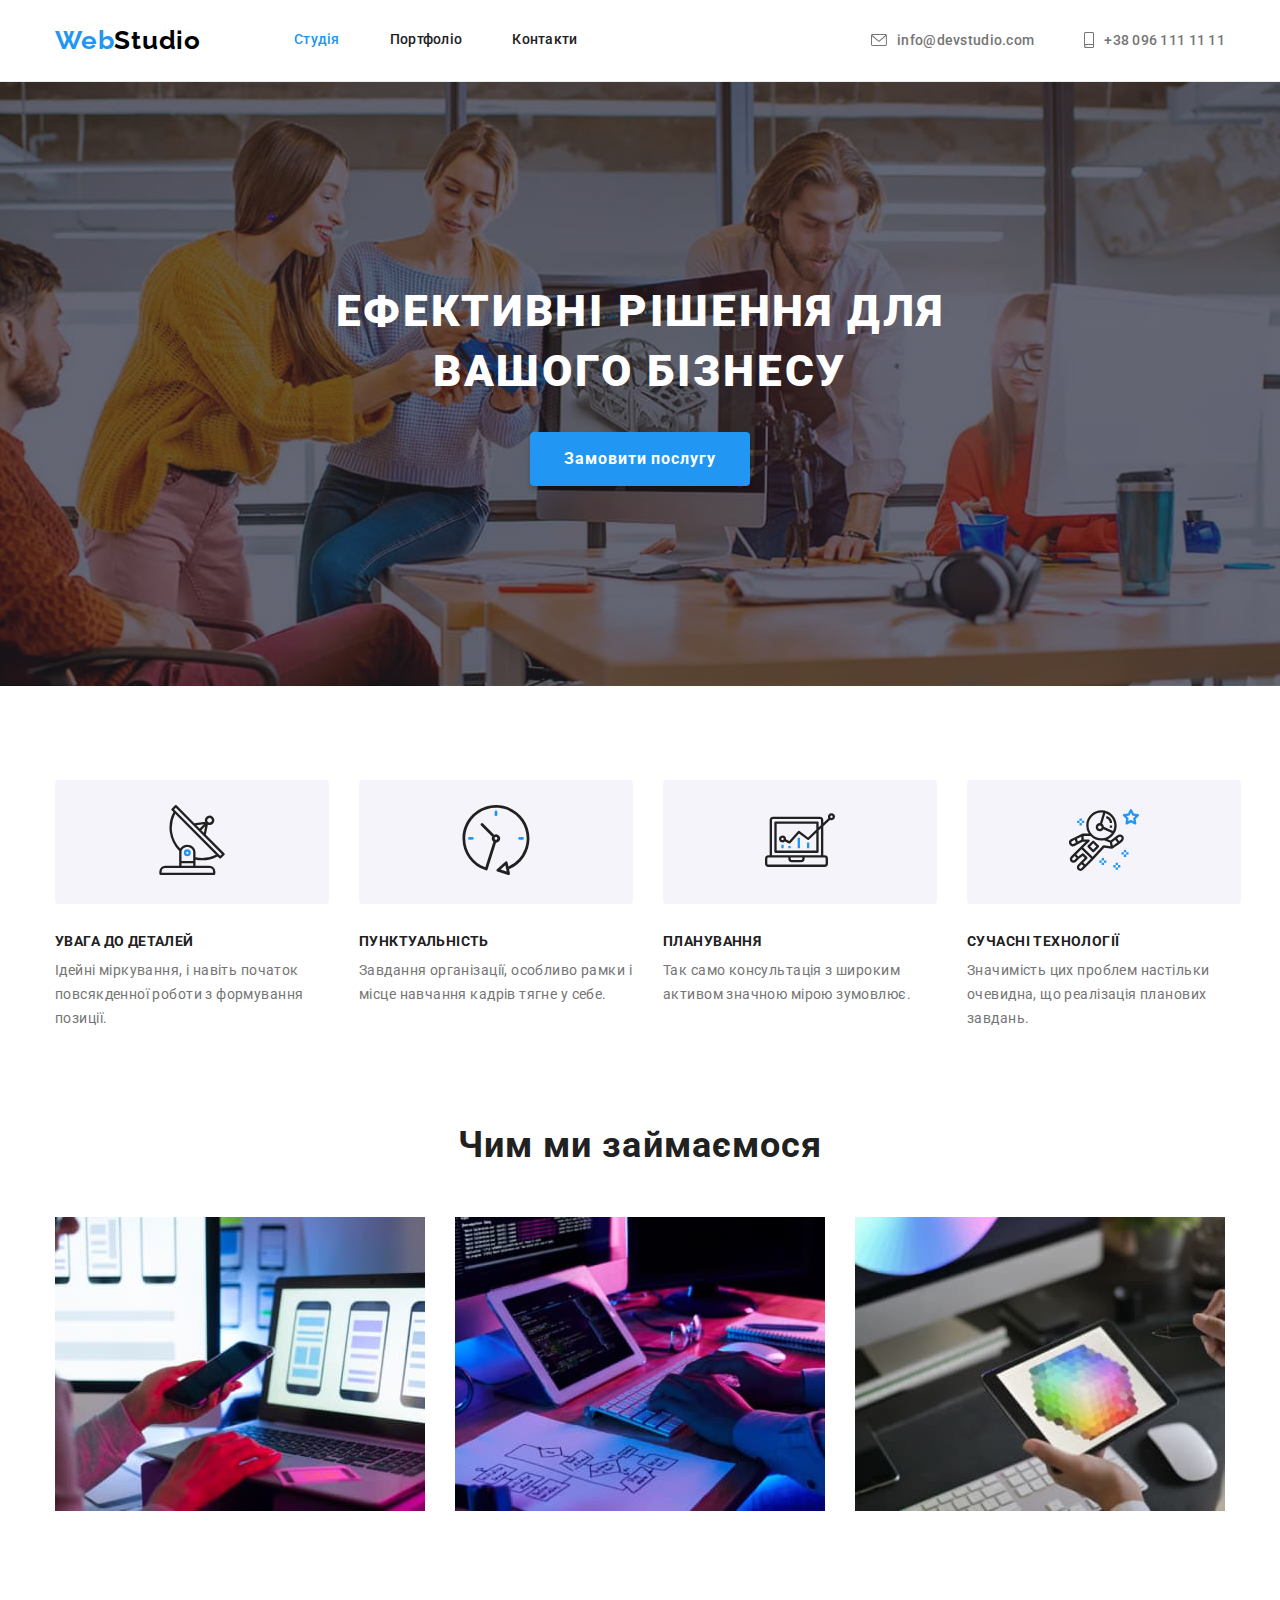
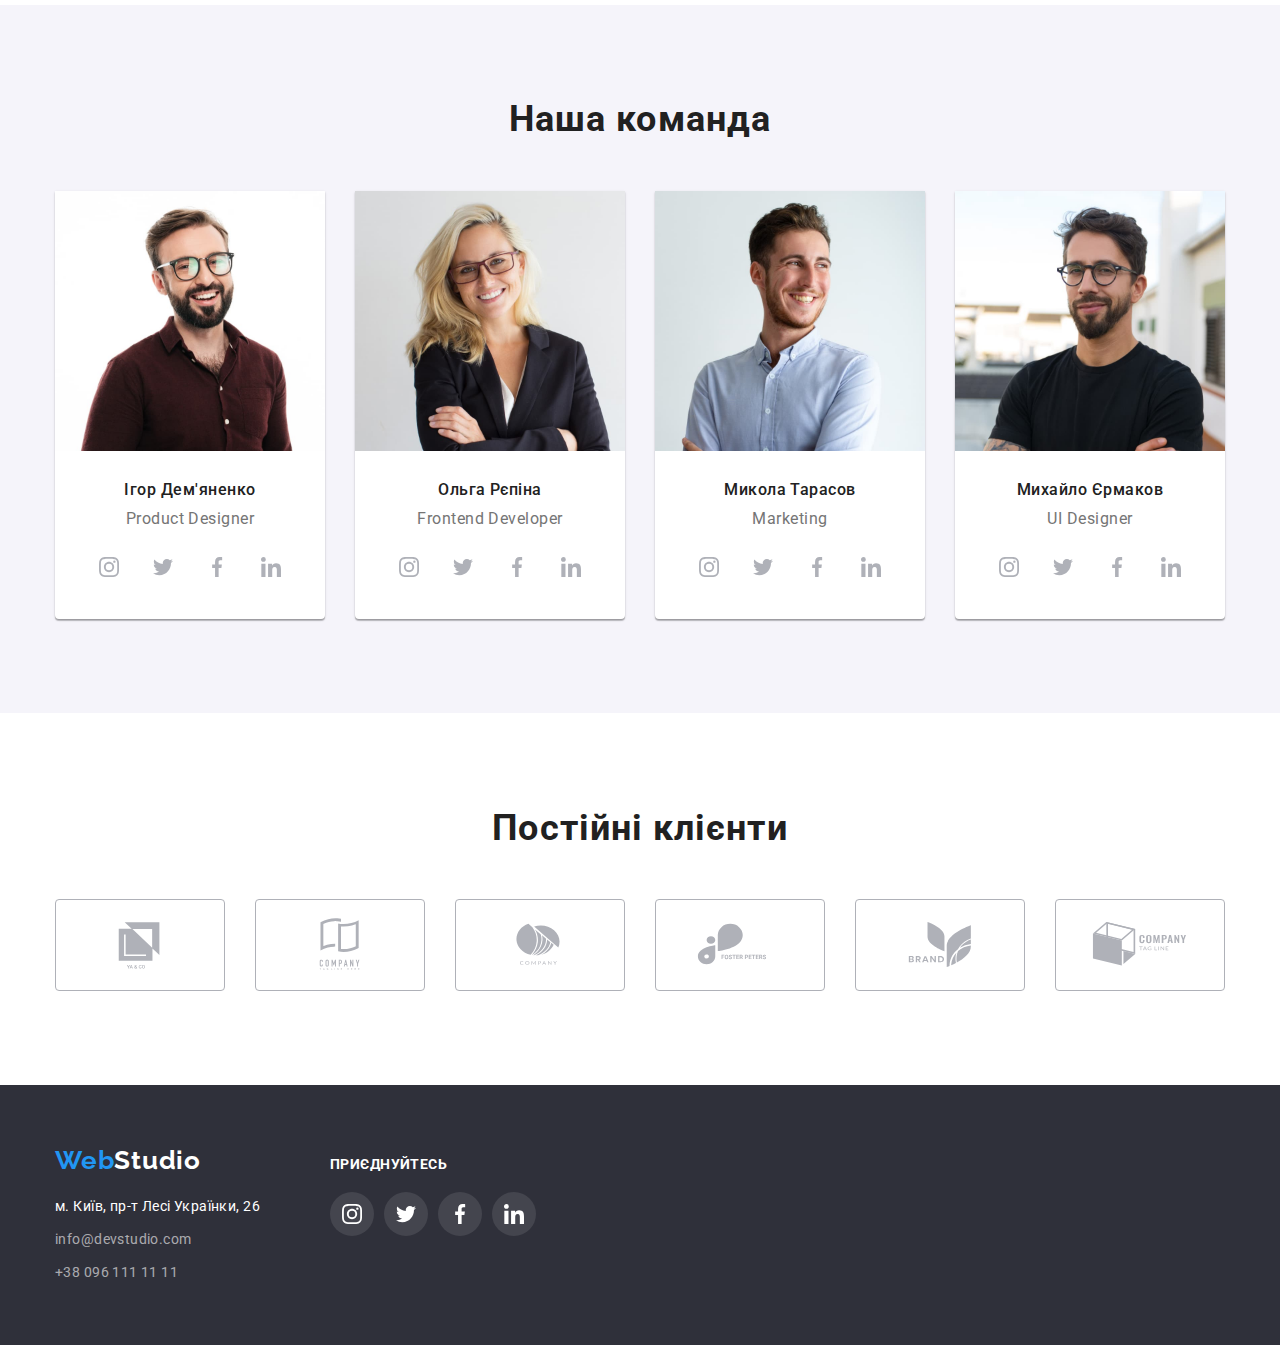
<file: index.html>
<!DOCTYPE html>
<html lang="uk">
 <head>
  <meta charset="UTF-8" />
  <meta http-equiv="X-UA-Compatible" content="IE=edge" />
  <meta name="viewport" content="width=device-width, initial-scale=1.0" />
  <link rel="preconnect" href="https://fonts.googleapis.com" />
  <link rel="preconnect" href="https://fonts.gstatic.com" crossorigin />
  <link
   href="https://fonts.googleapis.com/css2?family=Raleway:wght@700&family=Roboto:wght@400;500;700;900&display=swap"
   rel="stylesheet"
  />
  <link
   rel="stylesheet"
   href="https://cdnjs.cloudflare.com/ajax/libs/modern-normalize/1.1.0/modern-normalize.min.css"
   integrity="sha512-wpPYUAdjBVSE4KJnH1VR1HeZfpl1ub8YT/NKx4PuQ5NmX2tKuGu6U/JRp5y+Y8XG2tV+wKQpNHVUX03MfMFn9Q=="
   crossorigin="anonymous"
   referrerpolicy="no-referrer"
  />
  <link rel="stylesheet" href="./css/styles.css" />
  <title>WebStudio</title>
 </head>
 <body>
  <main>
   <header class="header">
    <div class="container header-container">
     <nav class="header-navigation">
      <a href="./index.html" class="header-logo link header-item"
       >Web<span class="header-logo-item">Studio</span></a
      >
      <ul class="header-list list">
       <li class="header-item">
        <a href="./index.html" class="header-link link selected-page">Студія</a>
       </li>
       <li class="header-item">
        <a href="./portfolio.html" class="header-link link">Портфоліо</a>
       </li>
       <li class="header-item">
        <a href="#" class="header-link link">Контакти</a>
       </li>
      </ul>
     </nav>
     <ul class="header-contacts list">
      <li class="header-item">
       <a href="mailto:info@devstudio.com" class="header-mail link">
        <svg class="header-icon-mail" width="16px" height="12px">
         <use href="./images/icons.svg#icon-envelope"></use>
        </svg>
        info@devstudio.com</a
       >
      </li>
      <li class="header-item">
       <a href="tel:+380961111111" class="header-tel link">
        <svg class="header-icon-smartphone" width="10px" height="16px">
         <use href="./images/icons.svg#icon-smartphone"></use>
        </svg>
        +38 096 111 11 11</a
       >
      </li>
     </ul>
    </div>
   </header>
   <section class="hero section">
    <div class="container hero-container">
     <h1 class="index-title">Ефективні рішення для вашого бізнесу</h1>
     <button type="button" class="hero-button">Замовити послугу</button>
    </div>
   </section>
   <section class="advances section">
    <div class="container advances-container">
     <h2 class="visually-hidden">Наші переваги</h2>
     <ul class="advances-list list">
      <li class="advances-item">
       <div class="advances-icon-block">
        <svg class="advances-icon" width="70px" height="70px">
         <use href="./images/icons.svg#icon-antenna-1"></use>
        </svg>
       </div>
       <h3 class="advances-title">УВАГА ДО ДЕТАЛЕЙ</h3>
       <p class="advances-paragraph">
        Ідейні міркування, і навіть початок повсякденної роботи з формування
        позиції.
       </p>
      </li>
      <li class="advances-item">
       <div class="advances-icon-block">
        <svg class="advances-icon" width="70px" height="70px">
         <use href="./images/icons.svg#icon-clock-1"></use>
        </svg>
       </div>
       <h3 class="advances-title">ПУНКТУАЛЬНІСТЬ</h3>
       <p class="advances-paragraph">
        Завдання організації, особливо рамки і місце навчання кадрів тягне у
        себе.
       </p>
      </li>
      <li class="advances-item">
       <div class="advances-icon-block">
        <svg class="advances-icon" width="70px" height="70px">
         <use href="./images/icons.svg#icon-diagram-1"></use>
        </svg>
       </div>
       <h3 class="advances-title">ПЛАНУВАННЯ</h3>
       <p class="advances-paragraph">
        Так само консультація з широким активом значною мірою зумовлює.
       </p>
      </li>
      <li class="advances-item">
       <div class="advances-icon-block">
        <svg class="advances-icon" width="70px" height="70px">
         <use href="./images/icons.svg#icon-astronaut-1"></use>
        </svg>
       </div>
       <h3 class="advances-title">СУЧАСНІ ТЕХНОЛОГІЇ</h3>
       <p class="advances-paragraph">
        Значимість цих проблем настільки очевидна, що реалізація планових
        завдань.
       </p>
      </li>
     </ul>
    </div>
   </section>
   <section class="specification section">
    <div class="container specification-container">
     <h2 class="specification-title">Чим ми займаємося</h2>
     <div class="specification-wrap">
      <ul class="specification-list list">
       <li class="specification-item">
        <img
         src="./images/img2.jpg"
         alt="Людина працює з ноутбуком"
         width="370"
        />
       </li>
       <li class="specification-item">
        <img
         src="./images/img1.jpg"
         alt="Людина друкує на клавіатурі"
         width="370"
        />
       </li>
       <li class="specification-item">
        <img src="./images/img3.jpg" alt="Людина підбирає колір" width="370" />
       </li>
      </ul>
     </div>
    </div>
   </section>
   <section class="team section">
    <div class="container container-team">
     <h2 class="team-title">Наша команда</h2>
     <ul class="team-list list">
      <li class="team-item">
       <img
        src="./images/img4.jpg"
        alt="Усміхнений хлопець в окулярах"
        width="270"
        class="team-avatar"
       />
       <div class="team-content">
        <h3 class="team-member">Ігор Дем'яненко</h3>
        <p class="team-paragraph">Product Designer</p>
        <ul class="team-soc-list list">
         <li class="team-soc-item">
          <a href="#" class="team-soc-link link">
           <svg class="team-soc-icon" width="20" height="20">
            <use href="./images/icons.svg#icon-instagram"></use>
           </svg>
          </a>
         </li>
         <li class="team-soc-item">
          <a href="#" class="team-soc-link link">
           <svg class="team-soc-icon" width="20" height="20">
            <use href="./images/icons.svg#icon-twitter"></use>
           </svg>
          </a>
         </li>
         <li class="team-soc-item">
          <a href="#" class="team-soc-link link">
           <svg class="team-soc-icon" width="20" height="20">
            <use href="./images/icons.svg#icon-facebook"></use>
           </svg>
          </a>
         </li>
         <li class="team-soc-item">
          <a href="#" class="team-soc-link link">
           <svg class="team-soc-icon" width="20" height="20">
            <use href="./images/icons.svg#icon-linkedin"></use>
           </svg>
          </a>
         </li>
        </ul>
       </div>
      </li>
      <li class="team-item">
       <img
        src="./images/img5.jpg"
        alt="Усміхнена дівчина в окулярах"
        width="270"
        class="team-avatar"
       />
       <div class="team-content">
        <h3 class="team-member">Ольга Рєпіна</h3>
        <p class="team-paragraph">Frontend Developer</p>
        <ul class="team-soc-list list">
         <li class="team-soc-item">
          <a href="#" class="team-soc-link link">
           <svg class="team-soc-icon" width="20" height="20">
            <use href="./images/icons.svg#icon-instagram"></use>
           </svg>
          </a>
         </li>
         <li class="team-soc-item">
          <a href="#" class="team-soc-link link">
           <svg class="team-soc-icon" width="20" height="20">
            <use href="./images/icons.svg#icon-twitter"></use>
           </svg>
          </a>
         </li>
         <li class="team-soc-item">
          <a href="#" class="team-soc-link link">
           <svg class="team-soc-icon" width="20" height="20">
            <use href="./images/icons.svg#icon-facebook"></use>
           </svg>
          </a>
         </li>
         <li class="team-soc-item">
          <a href="#" class="team-soc-link link">
           <svg class="team-soc-icon" width="20" height="20">
            <use href="./images/icons.svg#icon-linkedin"></use>
           </svg>
          </a>
         </li>
        </ul>
       </div>
      </li>
      <li class="team-item">
       <img
        src="./images/img6.jpg"
        alt="Усміхнений хлопець без окулярів"
        width="270"
        class="team-avatar"
       />
       <div class="team-content">
        <h3 class="team-member">Микола Тарасов</h3>
        <p class="team-paragraph">Marketing</p>
        <ul class="team-soc-list list">
         <li class="team-soc-item">
          <a href="#" class="team-soc-link link">
           <svg class="team-soc-icon" width="20" height="20">
            <use href="./images/icons.svg#icon-instagram"></use>
           </svg>
          </a>
         </li>
         <li class="team-soc-item">
          <a href="#" class="team-soc-link link">
           <svg class="team-soc-icon" width="20" height="20">
            <use href="./images/icons.svg#icon-twitter"></use>
           </svg>
          </a>
         </li>
         <li class="team-soc-item">
          <a href="#" class="team-soc-link link">
           <svg class="team-soc-icon" width="20" height="20">
            <use href="./images/icons.svg#icon-facebook"></use>
           </svg>
          </a>
         </li>
         <li class="team-soc-item">
          <a href="#" class="team-soc-link link">
           <svg class="team-soc-icon" width="20" height="20">
            <use href="./images/icons.svg#icon-linkedin"></use>
           </svg>
          </a>
         </li>
        </ul>
       </div>
      </li>
      <li class="team-item">
       <img
        src="./images/img7.jpg"
        alt="Знов усміхнений хлопець в окулярах"
        width="270"
        class="team-avatar"
       />
       <div class="team-content">
        <h3 class="team-member">Михайло Єрмаков</h3>
        <p class="team-paragraph">UI Designer</p>
        <ul class="team-soc-list list">
         <li class="team-soc-item">
          <a href="#" class="team-soc-link link">
           <svg class="team-soc-icon" width="20" height="20">
            <use href="./images/icons.svg#icon-instagram"></use>
           </svg>
          </a>
         </li>
         <li class="team-soc-item">
          <a href="#" class="team-soc-link link">
           <svg class="team-soc-icon" width="20" height="20">
            <use href="./images/icons.svg#icon-twitter"></use>
           </svg>
          </a>
         </li>
         <li class="team-soc-item">
          <a href="#" class="team-soc-link link">
           <svg class="team-soc-icon" width="20" height="20">
            <use href="./images/icons.svg#icon-facebook"></use>
           </svg>
          </a>
         </li>
         <li class="team-soc-item">
          <a href="#" class="team-soc-link link">
           <svg class="team-soc-icon" width="20" height="20">
            <use href="./images/icons.svg#icon-linkedin"></use>
           </svg>
          </a>
         </li>
        </ul>
       </div>
      </li>
     </ul>
    </div>
   </section>
   <section class="clients section">
    <div class="container clients-container">
     <h2 class="clients-title">Постійні клієнти</h2>
     <ul class="clients-list">
      <li class="clients-item">
       <a href="#" class="clients-link link"
        ><svg class="clients-icon" width="106px" height="60px">
         <use href="./images/icons.svg#icon-Logo0"></use></svg
       ></a>
      </li>
      <li class="clients-item">
       <a href="#" class="clients-link link"
        ><svg class="clients-icon" width="106px" height="60px">
         <use href="./images/icons.svg#icon-Logo1"></use></svg
       ></a>
      </li>
      <li class="clients-item">
       <a href="#" class="clients-link link"
        ><svg class="clients-icon" width="106px" height="60px">
         <use href="./images/icons.svg#icon-Logo2"></use></svg
       ></a>
      </li>
      <li class="clients-item">
       <a href="#" class="clients-link link"
        ><svg class="clients-icon" width="106px" height="60px">
         <use href="./images/icons.svg#icon-Logo3"></use></svg
       ></a>
      </li>
      <li class="clients-item">
       <a href="#" class="clients-link link"
        ><svg class="clients-icon" width="106px" height="60px">
         <use href="./images/icons.svg#icon-Logo4"></use></svg
       ></a>
      </li>
      <li class="clients-item">
       <a href="#" class="clients-link link"
        ><svg class="clients-icon" width="106px" height="60px">
         <use href="./images/icons.svg#icon-Logo5"></use></svg
       ></a>
      </li>
     </ul>
    </div>
   </section>
   <footer class="footer">
    <div class="container footer-container">
     <div class="address-content">
      <a href="./index.html" class="footer-logo link"
       >Web<span class="footer-logo-item">Studio</span></a
      >
      <address class="address">
       <ul class="footer-list list">
        <li class="footer-item">
         <a
          href="https://goo.gl/maps/CPtrU1FHBa2aNyZL9"
          target="_blank"
          rel="noopener noreferrer nofollow"
          class="footer-address link"
          >м. Київ, пр-т Лесі Українки, 26</a
         >
        </li>
        <li class="footer-item">
         <a href="mailto:info@devstudio.com" class="footer-mail link"
          >info@devstudio.com</a
         >
        </li>
        <li class="footer-item">
         <a href="tel:+380961111111" class="footer-tel link"
          >+38 096 111 11 11</a
         >
        </li>
       </ul>
      </address>
     </div>
     <div class="footer-soc">
      <h3 class="footer-soc-title">Приєднуйтесь</h3>
      <ul class="footer-soc-list list">
       <li class="footer-soc-item">
        <a href="" class="footer-soc-link link">
         <svg class="footer-soc-icon" width="20px" height="20px">
          <use href="./images/icons.svg#icon-instagram"></use>
         </svg>
        </a>
       </li>
       <li class="footer-soc-item">
        <a href="" class="footer-soc-link link">
         <svg class="footer-soc-icon" width="20px" height="20px">
          <use href="./images/icons.svg#icon-twitter"></use>
         </svg>
        </a>
       </li>
       <li class="footer-soc-item">
        <a href="" class="footer-soc-link link">
         <svg class="footer-soc-icon" width="20px" height="20px">
          <use href="./images/icons.svg#icon-facebook"></use>
         </svg>
        </a>
       </li>
       <li class="footer-soc-item">
        <a href="" class="footer-soc-link link">
         <svg class="footer-soc-icon" width="20px" height="20px">
          <use href="./images/icons.svg#icon-linkedin"></use>
         </svg>
        </a>
       </li>
      </ul>
     </div>
    </div>
   </footer>
  </main>
 </body>
</html>
</file>
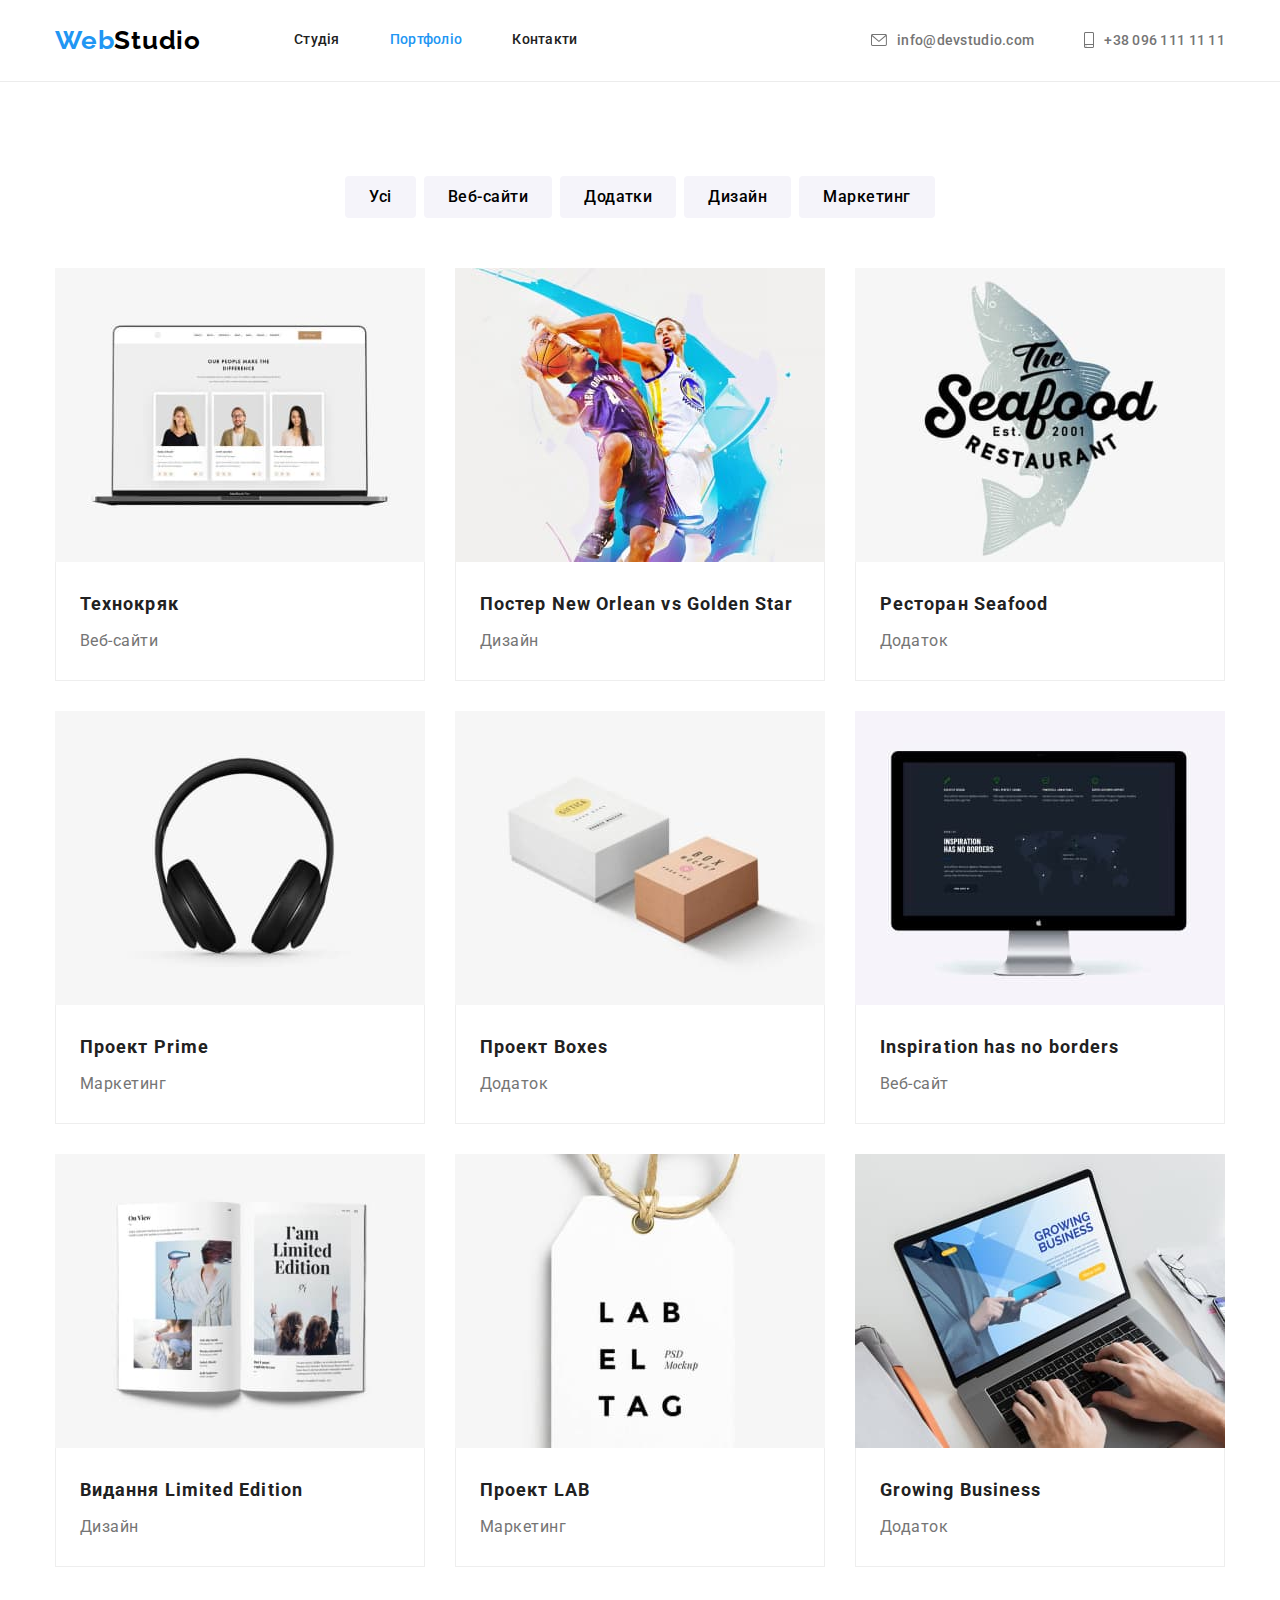
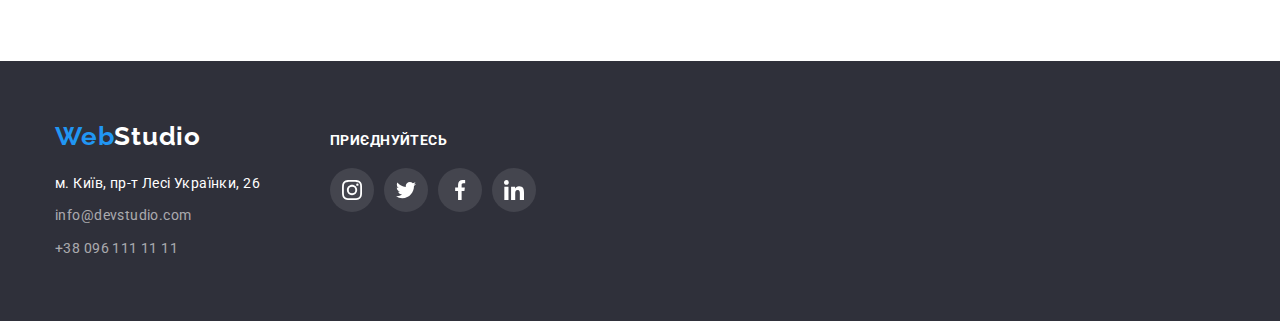
<file: portfolio.html>
<!DOCTYPE html>
<html lang="uk">
 <head>
  <meta charset="UTF-8" />
  <meta http-equiv="X-UA-Compatible" content="IE=edge" />
  <meta name="viewport" content="width=device-width, initial-scale=1.0" />
  <link rel="preconnect" href="https://fonts.googleapis.com" />
  <link rel="preconnect" href="https://fonts.gstatic.com" crossorigin />
  <link
   href="https://fonts.googleapis.com/css2?family=Raleway:wght@700&family=Roboto:wght@400;500;700;900&display=swap"
   rel="stylesheet"
  />
  <link
   rel="stylesheet"
   href="https://cdnjs.cloudflare.com/ajax/libs/modern-normalize/1.1.0/modern-normalize.min.css"
   integrity="sha512-wpPYUAdjBVSE4KJnH1VR1HeZfpl1ub8YT/NKx4PuQ5NmX2tKuGu6U/JRp5y+Y8XG2tV+wKQpNHVUX03MfMFn9Q=="
   crossorigin="anonymous"
   referrerpolicy="no-referrer"
  />
  <link rel="stylesheet" href="./css/styles.css" />
  <title>WebStudio</title>
 </head>
 <body>
  <header class="header">
   <div class="container header-container">
    <nav class="header-navigation">
     <a href="./index.html" class="header-logo link header-item"
      >Web<span class="header-logo-item">Studio</span></a
     >
     <ul class="header-list list">
      <li class="header-item">
       <a href="./index.html" class="header-link link">Студія</a>
      </li>
      <li class="header-item">
       <a href="./portfolio.html" class="header-link link selected-page"
        >Портфоліо</a
       >
      </li>
      <li class="header-item">
       <a href="#" class="header-link link">Контакти</a>
      </li>
     </ul>
    </nav>
    <ul class="header-contacts list">
     <li class="header-item">
      <a href="mailto:info@devstudio.com" class="header-mail link">
       <svg class="header-icon-mail" width="16px" height="12px">
        <use href="./images/icons.svg#icon-envelope"></use>
       </svg>
       info@devstudio.com</a
      >
     </li>
     <li class="header-item">
      <a href="tel:+380961111111" class="header-tel link">
       <svg class="header-icon-smartphone" width="10px" height="16px">
        <use href="./images/icons.svg#icon-smartphone"></use>
       </svg>
       +38 096 111 11 11</a
      >
     </li>
    </ul>
   </div>
  </header>
  <main>
   <section class="portfolio section">
    <div class="portfolio-container container">
     <h1 class="visually-hidden">Портфоліо</h1>
     <ul class="filters-list list">
      <li class="filters-item">
       <button type="button" class="filter-button">Усі</button>
      </li>
      <li class="filters-item">
       <button type="button" class="filter-button">Веб-сайти</button>
      </li>
      <li class="filters-item">
       <button type="button" class="filter-button">Додатки</button>
      </li>
      <li class="filters-item">
       <button type="button" class="filter-button">Дизайн</button>
      </li>
      <li class="filters-item">
       <button type="button" class="filter-button">Маркетинг</button>
      </li>
     </ul>
     <ul class="portfolio-list list">
      <li class="portfolio-item">
       <a href="" class="portfolio-link">
        <img src="./images/img8.jpg" alt="Ноутбук" width="370" />
        <div class="portfolio-card-content">
         <h2 class="portfolio-title">Технокряк</h2>
         <p class="portfolio-paragraph">Веб-сайти</p>
        </div>
       </a>
      </li>
      <li class="portfolio-item">
       <a href="" class="portfolio-link">
        <img
         src="./images/img9.jpg"
         alt="Постер New Orlean vs Golden Star"
         width="370"
        />
        <div class="portfolio-card-content">
         <h2 class="portfolio-title">Постер New Orlean vs Golden Star</h2>
         <p class="portfolio-paragraph">Дизайн</p>
        </div>
       </a>
      </li>
      <li class="portfolio-item">
       <a href="" class="portfolio-link">
        <img
         src="./images/img10.jpg"
         alt="Лого ресторана Seafood"
         width="370"
        />
        <div class="portfolio-card-content">
         <h2 class="portfolio-title">Ресторан Seafood</h2>
         <p class="portfolio-paragraph">Додаток</p>
        </div>
       </a>
      </li>
      <li class="portfolio-item">
       <a href="" class="portfolio-link">
        <img src="./images/img11.jpg" alt="Навушники" width="370" />
        <div class="portfolio-card-content">
         <h2 class="portfolio-title">Проект Prime</h2>
         <p class="portfolio-paragraph">Маркетинг</p>
        </div>
       </a>
      </li>
      <li class="portfolio-item">
       <a href="" class="portfolio-link">
        <img src="./images/img12.jpg" alt="Коробки" width="370" />
        <div class="portfolio-card-content">
         <h2 class="portfolio-title">Проект Boxes</h2>
         <p class="portfolio-paragraph">Додаток</p>
        </div>
       </a>
      </li>
      <li class="portfolio-item">
       <a href="" class="portfolio-link">
        <img src="./images/img13.jpg" alt="Монітор" width="370" />
        <div class="portfolio-card-content">
         <h2 class="portfolio-title">Inspiration has no borders</h2>
         <p class="portfolio-paragraph">Веб-сайт</p>
        </div>
       </a>
      </li>
      <li class="portfolio-item">
       <a href="" class="portfolio-link">
        <img src="./images/img14.jpg" alt="Журнал" width="370" />
        <div class="portfolio-card-content">
         <h2 class="portfolio-title">Видання Limited Edition</h2>
         <p class="portfolio-paragraph">Дизайн</p>
        </div>
       </a>
      </li>
      <li class="portfolio-item">
       <a href="" class="portfolio-link">
        <img src="./images/img15.jpg" alt="Лейбл" width="370" />
        <div class="portfolio-card-content">
         <h2 class="portfolio-title">Проект LAB</h2>
         <p class="portfolio-paragraph">Маркетинг</p>
        </div>
       </a>
      </li>
      <li class="portfolio-item">
       <a href="" class="portfolio-link">
        <img src="./images/img16.jpg" alt="Ноутбук" width="370" />
        <div class="portfolio-card-content">
         <h2 class="portfolio-title">Growing Business</h2>
         <p class="portfolio-paragraph">Додаток</p>
        </div>
       </a>
      </li>
     </ul>
    </div>
   </section>
  </main>
  <footer class="footer">
   <div class="container footer-container">
    <div class="address-content">
     <a href="./index.html" class="footer-logo link"
      >Web<span class="footer-logo-item">Studio</span></a
     >
     <address class="address">
      <ul class="footer-list list">
       <li class="footer-item">
        <a
         href="https://goo.gl/maps/CPtrU1FHBa2aNyZL9"
         target="_blank"
         rel="noopener noreferrer nofollow"
         class="footer-address link"
         >м. Київ, пр-т Лесі Українки, 26</a
        >
       </li>
       <li class="footer-item">
        <a href="mailto:info@devstudio.com" class="footer-mail link"
         >info@devstudio.com</a
        >
       </li>
       <li class="footer-item">
        <a href="tel:+380961111111" class="footer-tel link"
         >+38 096 111 11 11</a
        >
       </li>
      </ul>
     </address>
    </div>
    <div class="footer-soc">
     <h3 class="footer-soc-title">Приєднуйтесь</h3>
     <ul class="footer-soc-list list">
      <li class="footer-soc-item">
       <a href="" class="footer-soc-link link">
        <svg class="footer-soc-icon" width="20px" height="20px">
         <use href="./images/icons.svg#icon-instagram"></use>
        </svg>
       </a>
      </li>
      <li class="footer-soc-item">
       <a href="" class="footer-soc-link link">
        <svg class="footer-soc-icon" width="20px" height="20px">
         <use href="./images/icons.svg#icon-twitter"></use>
        </svg>
       </a>
      </li>
      <li class="footer-soc-item">
       <a href="" class="footer-soc-link link">
        <svg class="footer-soc-icon" width="20px" height="20px">
         <use href="./images/icons.svg#icon-facebook"></use>
        </svg>
       </a>
      </li>
      <li class="footer-soc-item">
       <a href="" class="footer-soc-link link">
        <svg class="footer-soc-icon" width="20px" height="20px">
         <use href="./images/icons.svg#icon-linkedin"></use>
        </svg>
       </a>
      </li>
     </ul>
    </div>
   </div>
  </footer>
 </body>
</html>
</file>
<file: css/styles.css>
:root {
 --primary-text-color: #757575;
 --secondary-text-color: #212121;
 --white-color: #ffffff;
 --black-color: #000000;
 --background-team-color: #f5f4fa;
 --background-hero-footer: #2f303a;
 --accent-color: #2196f3;
 --button-active-color: #188ce8;
 --footer-mail-tel-color: rgba(255, 255, 255, 0.6);

 --count-cards: 3;
}

p,
h1,
h2,
h3,
h4,
h5 {
 margin: 0;
}

ul,
ol {
 margin: 0;
 padding-left: 0;
}

button {
 cursor: pointer;
}

body {
 font-family: "Roboto", sans-serif;
 color: var(--secondary-text-color);
 background-color: var(--white-color);
}

img {
 display: block;
 max-width: 100%;
 height: auto;
}

* {
 margin: 0;
 padding: 0;
 list-style: none;
 box-sizing: border-box;
}

.visually-hidden {
 position: absolute;
 white-space: nowrap;
 width: 1px;
 height: 1px;
 overflow: hidden;
 border: 0;
 padding: 0;
 clip: rect(0 0 0 0);
 clip-path: inset(50%);
 margin: -1px;
}

.index-title {
 font-weight: 900;
 font-size: 44px;
 line-height: 1.36;
 text-align: center;
 letter-spacing: 0.06em;
 text-transform: uppercase;
 color: var(--white-color);
}

.list {
 list-style: none;
}

.link {
 text-decoration: none;
}

.section {
 padding-top: 94px;
 padding-bottom: 94px;
}

.container {
 width: 1200px;
 margin-left: auto;
 margin-right: auto;
 padding-left: 15px;
 padding-right: 15px;
}

.link:hover,
.link:focus {
 color: var(--accent-color);
}

/*------------------HEADER------------------*/

.header {
 background-color: var(--white-color);
 border-bottom: 1px solid #ececec;
}

.header-container {
 display: flex;
 justify-content: space-between;
}

.header-logo {
 font-family: "Raleway", sans-serif;
 font-style: normal;
 font-weight: 700;
 font-size: 26px;
 line-height: 1.19;
 letter-spacing: 0.03em;
 color: var(--accent-color);
 padding-top: 25px;
 padding-bottom: 25px;
}

.header-logo-item {
 color: var(--black-color);
}

.header-navigation {
 display: flex;
 align-items: center;
}

.header-list {
 display: flex;
 gap: 50px;
 align-items: center;
 margin-left: 93px;
}

.header-item {
 display: flex;
}

.header-contacts {
 display: flex;
 gap: 50px;
 align-items: center;
}

.header-link {
 font-weight: 500;
 font-size: 14px;
 line-height: 1.14;
 letter-spacing: 0.02em;
 color: var(--secondary-text-color);
 padding-top: 32px;
 padding-bottom: 32px;
}

.header-mail,
.header-tel {
 font-weight: 500;
 font-size: 14px;
 line-height: 16px;
 letter-spacing: 0.02em;
 color: var(--primary-text-color);
 padding-top: 32px;
 padding-bottom: 32px;
 display: flex;
 align-items: center;
}

.header-mail:hover,
.header-mail:focus,
.header-tel:hover,
.header-tel:focus {
 color: var(--accent-color);
}

.header-icon-mail {
 fill: currentColor;
 margin-right: 10px;
}

.header-icon-smartphone {
 fill: currentColor;
 margin-right: 10px;
}

/*------------------HERO------------------*/

.hero {
 background-color: #C4C4C4;
 color: var(--white-color);
 background-image: linear-gradient(rgba(47, 48, 58, 0.4), rgba(47, 48, 58, 0.4)),
  url(../images/background.jpg);
 background-repeat: no-repeat;
 background-position: center;
 background-size: cover;
 font-weight: 900;
 font-size: 44px;
 line-height: 1.36;
 text-align: center;
 letter-spacing: 0.06em;
 text-transform: uppercase;
 padding-top: 200px;
 padding-bottom: 200px;
 max-width: 1600px;
 margin-left: auto;
 margin-right: auto;
}

.hero-container {
 width: 696px;
 margin-right: auto;
 margin-left: auto;
}

.hero-title {
 text-align: center;
}

.hero-button {
 background-color: var(--accent-color);
 box-shadow: 0px 4px 4px rgba(0, 0, 0, 0.15);
 border-radius: 4px;
 border-color: transparent;
 cursor: pointer;
 padding: 10px 32px;

 font-family: "Roboto";
 font-style: normal;
 font-weight: 700;
 font-size: 16px;
 line-height: 1.87;
 text-align: center;
 letter-spacing: 0.06em;
 color: var(--white-color);
 margin-top: 30px;
}

.hero-button:hover,
.hero-button:focus {
 background: var(--button-active-color);
 box-shadow: 0px 4px 4px rgba(0, 0, 0, 0.15);
 border-radius: 4px;
}

/*------------------ADVANCES------------------*/

.advances {
}

.advances-container {
}

.advances-list {
 display: flex;
 justify-content: center;
 justify-content: space-around;
 margin-left: -30px;
}

.advances-item {
 margin-left: 30px;
 flex-basis: calc(100% / 4);
}

.advances-title {
 font-weight: 700;
 font-size: 14px;
 line-height: 1.14;
 letter-spacing: 0.03em;
 text-transform: uppercase;
 color: var(--secondary-text-color);
 margin-bottom: 10px;
}

.advances-paragraph {
 font-size: 14px;
 line-height: 1.71;
 letter-spacing: 0.03em;
 color: var(--primary-text-color);
}

.advances-icon-block {
 background-color: var(--background-team-color);
 padding-top: 25px;
 padding-bottom: 25px;
 padding-left: 102px;
 padding-right: 102px;
 margin-bottom: 30px;
 border-radius: 4px;
}

.advances-icon {
}

/*------------------SPECIFICATION------------------*/

.specification {
 padding-top: 0;
}

.specification-container {
}

.specification-title {
 font-weight: 700;
 font-size: 36px;
 line-height: 1.16;
 text-align: center;
 letter-spacing: 0.03em;
 color: var(--secondary-text-color);
 margin-bottom: 50px;
}

.specification-list {
 display: flex;
 justify-content: center;
 gap: 30px;
}

.specification-item {
}

.specification-wrap {
}

/*------------------TEAM------------------*/
.team {
 background: var(--background-team-color);
}

.team-container {
}

.team-title {
 font-weight: 700;
 font-size: 36px;
 line-height: 1.16;
 text-align: center;
 letter-spacing: 0.03em;
 color: var(--secondary-text-color);
 margin-bottom: 50px;
}

.team-list {
 display: flex;
 gap: 30px;
}

.team-item {
 background: var(--white-color);
 box-shadow: 0px 1px 3px rgba(0, 0, 0, 0.12), 0px 1px 1px rgba(0, 0, 0, 0.14),
  0px 2px 1px rgba(0, 0, 0, 0.2);
 border-radius: 0px 0px 4px 4px;
}

.team-content {
 padding-top: 30px;
 padding-bottom: 30px;
}

.team-member {
 font-weight: 500;
 font-size: 16px;
 line-height: 1.18;
 text-align: center;
 letter-spacing: 0.03em;
 color: var(--secondary-text-color);
 margin-bottom: 10px;
}

.team-paragraph {
 font-weight: 400;
 font-size: 16px;
 line-height: 1.18;
 text-align: center;
 letter-spacing: 0.03em;
 color: var(--primary-text-color);
 margin-bottom: 16px;
}

.team-soc-list {
 display: flex;
 justify-content: center;
 gap: 10px;
}

.team-soc-item {
 width: 44px;
 height: 44px;
}

.team-soc-link {
 width: 100%;
 height: 100%;
 border-radius: 50%;
 display: flex;
 align-items: center;
 justify-content: center;
}

.team-soc-icon {
 fill: #afb1b8;
}

.team-soc-link:hover,
.team-soc-link:focus {
 background-color: #2196f3;
}

.team-soc-link:hover .team-soc-icon,
.team-soc-link:focus .team-soc-icon {
 fill: #ffffff;
}
/*------------------CLIENTS------------------*/

.clients {
}

.clients-title {
 font-weight: 700;
 font-size: 36px;
 line-height: 42px;
 text-align: center;
 letter-spacing: 0.03em;
 color: #212121;
 margin-bottom: 50px;
}

.clients-list {
 display: flex;
 justify-content: center;
 gap: 30px;
}

.clients-item {
}

.clients-link {
 width: 170px;
 height: 92px;
 border: 1px solid #afb1b8;
 border-radius: 4px;
 display: flex;
 align-items: center;
 justify-content: center;
}

.clients-icon {
 fill: #afb1b8;
}

.clients-link:hover,
.clients-link:focus {
 border-color: var(--accent-color);
}

.clients-link:hover .clients-icon,
.clients-link:focus .clients-icon {
 fill: var(--accent-color);
}

/*------------------FOOTER------------------*/

.footer {
 background-color: var(--background-hero-footer);
 padding-top: 60px;
 padding-bottom: 60px;
}

.footer-container {
 display: flex;
 align-items: baseline;
}

.footer-logo {
 font-family: "Raleway", sans-serif;
 font-style: normal;
 font-weight: 700;
 font-size: 26px;
 line-height: 1.19;
 letter-spacing: 0.03em;
 color: var(--accent-color);
}

.footer-logo-item {
 color: var(--white-color);
}

.address {
 font-style: normal;
 margin-top: 20px;
}

.footer-mail,
.footer-tel {
 font-weight: 400;
 font-size: 14px;
 line-height: 1.71;
 letter-spacing: 0.03em;
 color: var(--footer-mail-tel-color);
}

.footer-mail:hover,
.footer-mail:focus,
.footer-tel:hover,
.footer-tel:focus {
 color: var(--accent-color);
}

.footer-address {
 font-size: 14px;
 line-height: 1.71;
 letter-spacing: 0.03em;
 color: var(--white-color);
}

.footer-list {
}

.footer-item:not(:first-child) {
 margin-top: 9px;
}

.footer-soc {
 margin-left: 70px;
}

.footer-soc-title {
 font-weight: 700;
 font-size: 14px;
 line-height: 16px;
 letter-spacing: 0.03em;
 text-transform: uppercase;
 color: #ffffff;
 margin-bottom: 20px;
}

.footer-soc-list {
 display: flex;
 justify-content: center;
 gap: 10px;
}

.footer-soc-item {
 width: 44px;
 height: 44px;
}

.footer-soc-link {
 width: 100%;
 height: 100%;
 border-radius: 50%;
 display: flex;
 align-items: center;
 justify-content: center;
 background-color: rgba(255, 255, 255, 0.1);
}

.footer-soc-icon {
 fill: #ffffff;
}

.footer-soc-link:hover,
.footer-soc-link:focus {
 background-color: #2196f3;
}

/*------------------FILTERS------------------*/

.filters-list {
 display: flex;
 justify-content: center;
 gap: 8px;
 margin-bottom: 50px;
}

.filter-button {
 font-family: "Roboto";
 font-style: normal;
 background-color: var(--background-team-color);
 border-radius: 4px;
 border-color: transparent;
 cursor: pointer;

 font-weight: 500;
 font-size: 16px;
 line-height: 1.62;
 text-align: center;
 letter-spacing: 0.03em;
 padding: 6px 22px;
}

.filter-button:hover,
.filter-button:focus {
 background-color: var(--accent-color);
 color: var(--white-color);
 box-shadow: 0px 3px 1px rgba(0, 0, 0, 0.1), 0px 1px 2px rgba(0, 0, 0, 0.08),
  0px 2px 2px rgba(0, 0, 0, 0.12);
 border-radius: 4px;

 font-weight: 500;
 font-size: 16px;
 line-height: 1.62;
 text-align: center;
 letter-spacing: 0.03em;
}

/*------------------PORTFOLIO------------------*/

.portfolio-container {
}

.portfolio-list {
 display: flex;
 flex-wrap: wrap;
 margin-left: -30px;
 margin-top: -30px;
}

.portfolio-link {
 background: var(--white-color);
 flex-basis: calc(100% / 3 - 30px);
 margin-left: 30px;
 margin-top: 30px;
 text-decoration: none;
 display: block;
}

.portfolio-link:hover,
.portfolio-link:focus {
 box-shadow: 0px 1px 1px rgba(0, 0, 0, 0.12), 0px 4px 4px rgba(0, 0, 0, 0.06),
  1px 4px 6px rgba(0, 0, 0, 0.16);
}

.portfolio-title {
 font-weight: 700;
 font-size: 18px;
 line-height: 2;
 letter-spacing: 0.06em;
 color: var(--secondary-text-color);
 margin-bottom: 4px;
}

.portfolio-paragraph {
 font-weight: 400;
 font-size: 16px;
 line-height: 1.87;
 letter-spacing: 0.03em;
 color: var(--primary-text-color);
}

.portfolio-button {
}

.portfolio-card-content {
 padding: 24px;
 border-left: 1px solid #eeeeee;
 border-right: 1px solid #eeeeee;
 border-bottom: 1px solid #eeeeee;
}

/*------------------SELECTED PAGE------------------*/

.selected-page {
 color: var(--accent-color);
}
</file>
